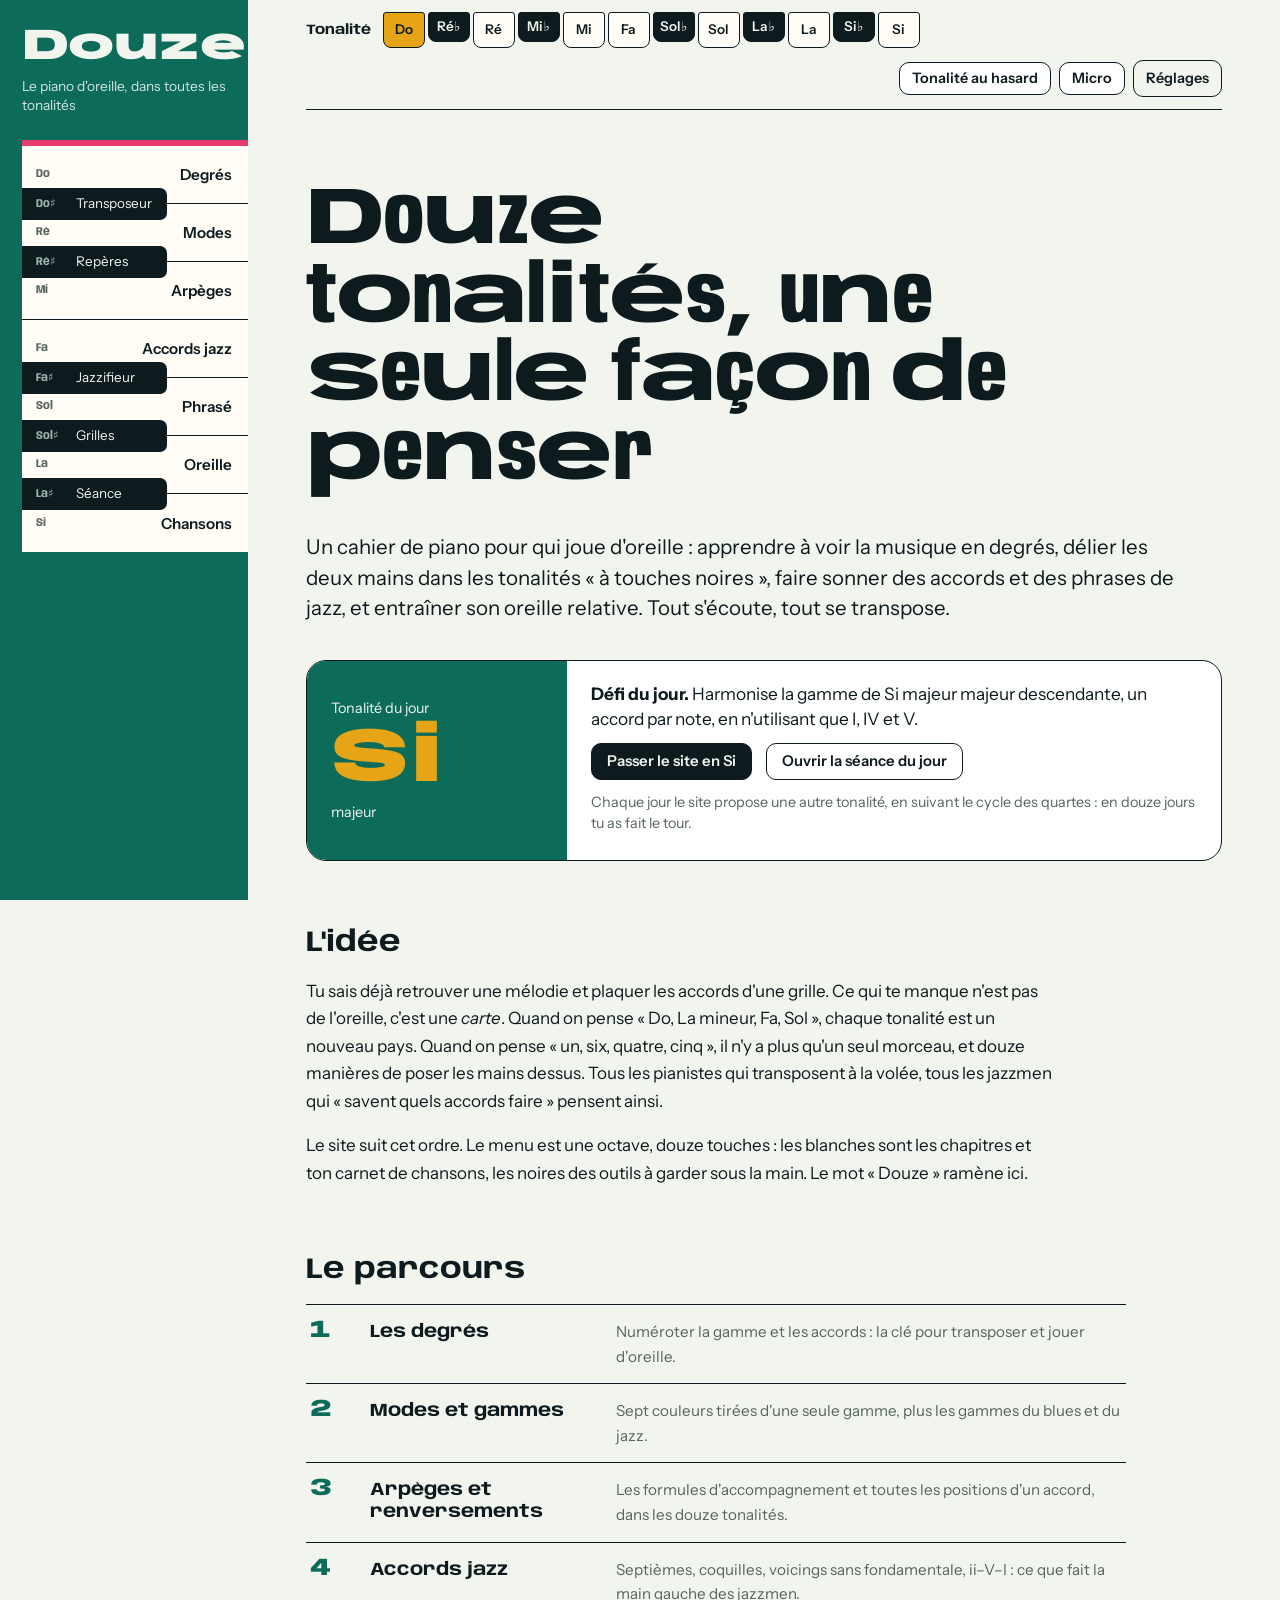
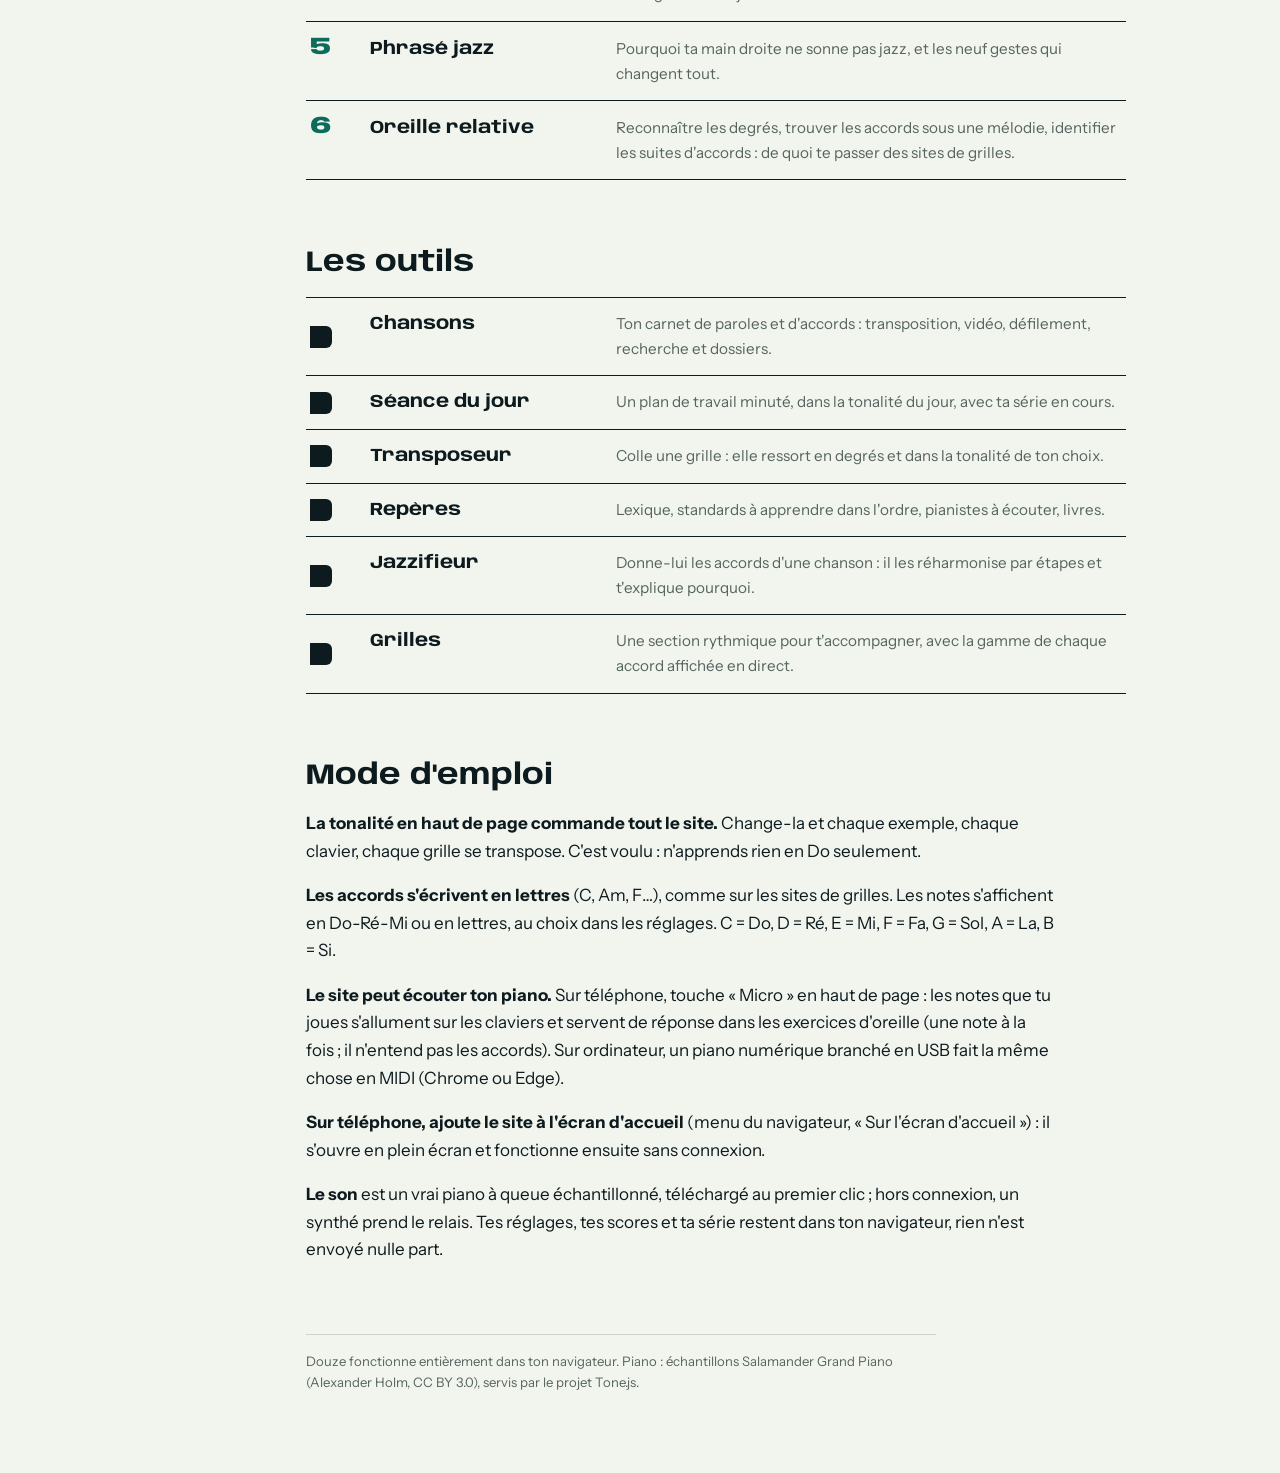
<file: index.html>
<!DOCTYPE html>
<html lang="fr">
<head>
<meta charset="utf-8">
<meta name="viewport" content="width=device-width, initial-scale=1, viewport-fit=cover">
<title>Douze</title>
<meta name="description" content="Un cahier de piano interactif pour jouer d'oreille : degrés, transposition, arpèges dans les douze tonalités, accords et phrasé jazz, oreille relative.">
<link rel="icon" href="data:image/svg+xml,%3Csvg xmlns='http://www.w3.org/2000/svg' viewBox='0 0 32 32'%3E%3Crect width='32' height='32' rx='7' fill='%230d6b5a'/%3E%3Crect x='6' y='6' width='9' height='20' rx='2' fill='%23f2f4ee'/%3E%3Crect x='17' y='6' width='9' height='20' rx='2' fill='%23f2f4ee'/%3E%3Crect x='12' y='6' width='8' height='12' rx='1.5' fill='%230d1b1e'/%3E%3C/svg%3E">
<link rel="manifest" href="manifest.webmanifest">
<link rel="apple-touch-icon" href="icons/icon-180.png">
<meta name="theme-color" content="#0d6b5a">
<meta name="apple-mobile-web-app-capable" content="yes">
<meta name="mobile-web-app-capable" content="yes">
<meta name="apple-mobile-web-app-title" content="Douze">
<link rel="preconnect" href="https://fonts.googleapis.com">
<link rel="preconnect" href="https://fonts.gstatic.com" crossorigin>
<link href="https://fonts.googleapis.com/css2?family=Anybody:wdth,wght@50..150,400..900&family=Instrument+Sans:ital,wght@0,400..700;1,400..700&display=swap" rel="stylesheet">
<link rel="stylesheet" href="css/style.css">
</head>
<body>
<a class="skip" href="#main">Aller au contenu</a>
<nav id="nav" aria-label="Chapitres"></nav>
<main id="main"></main>
<noscript><p style="padding:2rem">Douze a besoin de JavaScript pour faire sonner le piano.</p></noscript>
<script src="js/config.js"></script>
<script src="js/theory.js"></script>
<script src="js/ui.js"></script>
<script src="js/audio.js"></script>
<script src="js/band.js"></script>
<script src="js/mic.js"></script>
<script src="js/v-base.js"></script>
<script src="js/v-renv.js"></script>
<script src="js/v-mains.js"></script>
<script src="js/v-jazz.js"></script>
<script src="js/v-oreille.js"></script>
<script src="js/v-harmo.js"></script>
<script src="js/v-routine.js"></script>
<script src="js/songs.js"></script>
<script src="js/v-songs.js"></script>
<script src="js/app.js"></script>
</body>
</html>
</file>
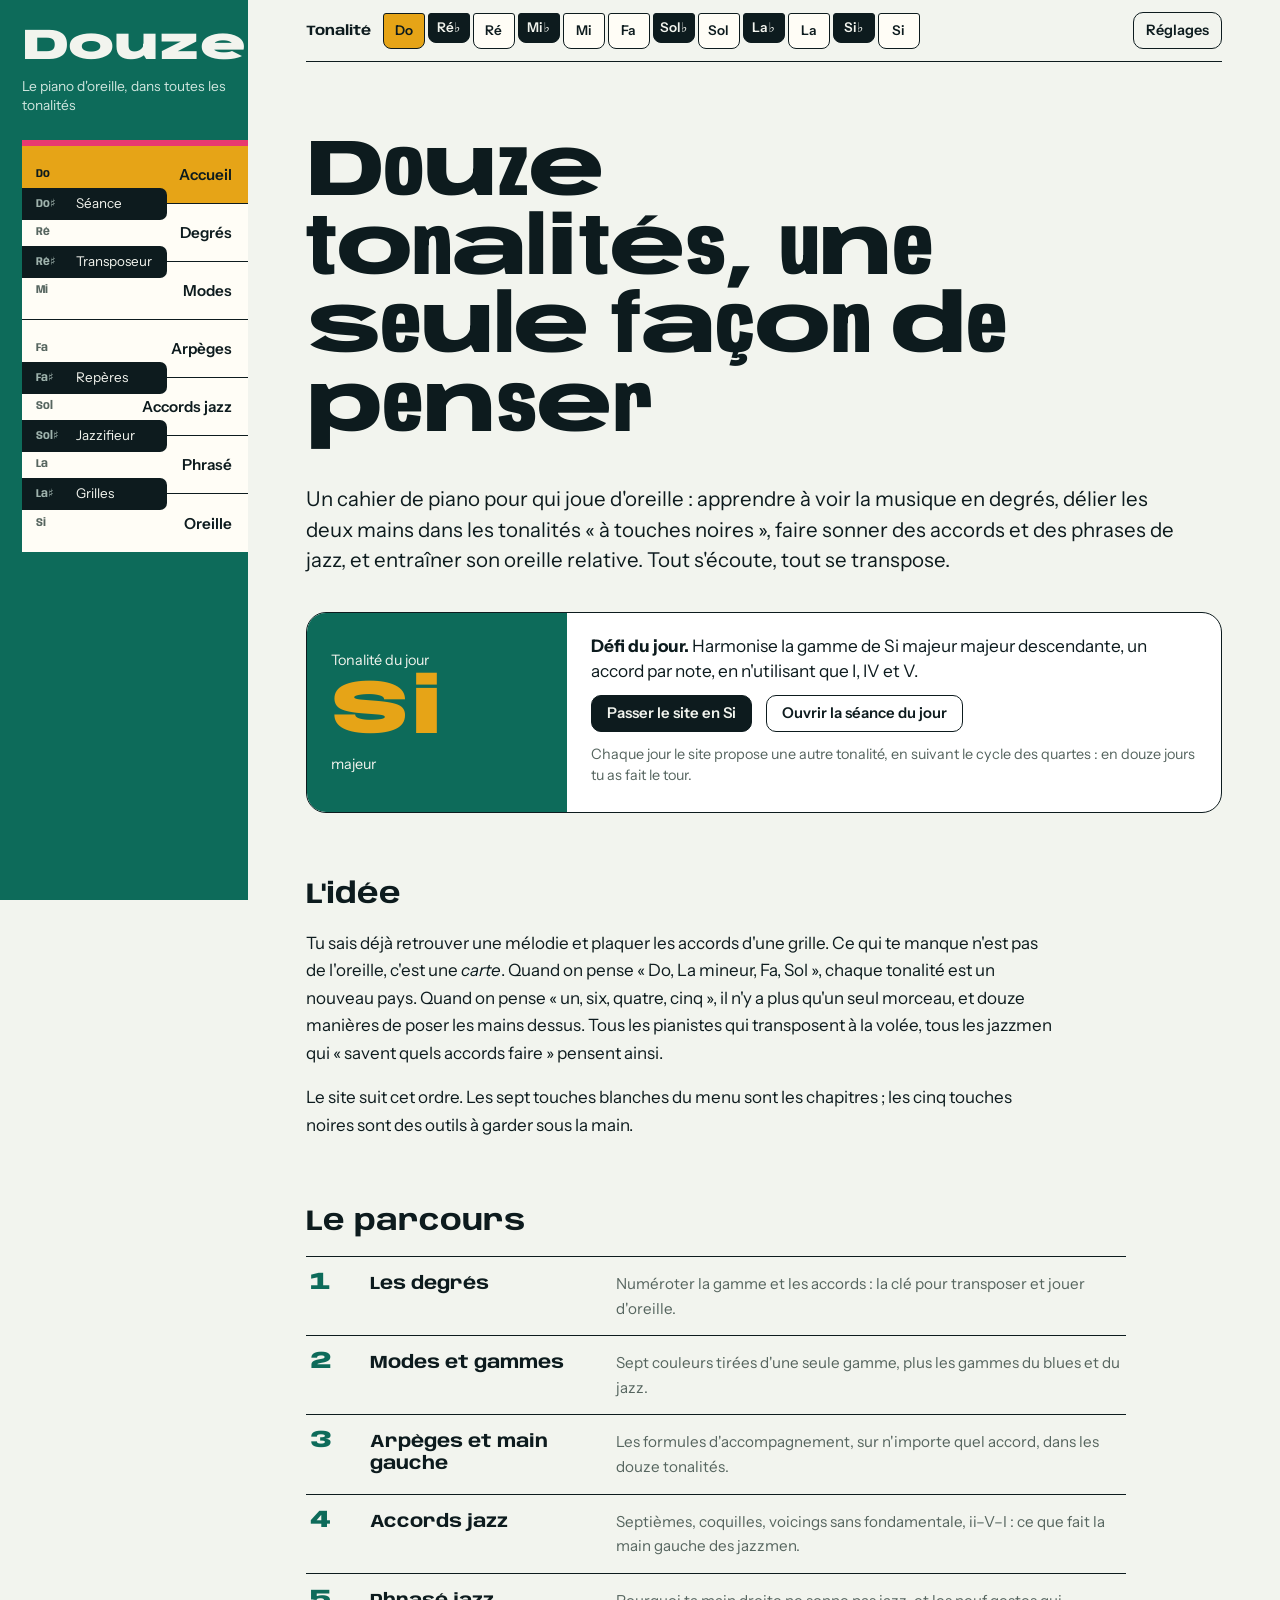
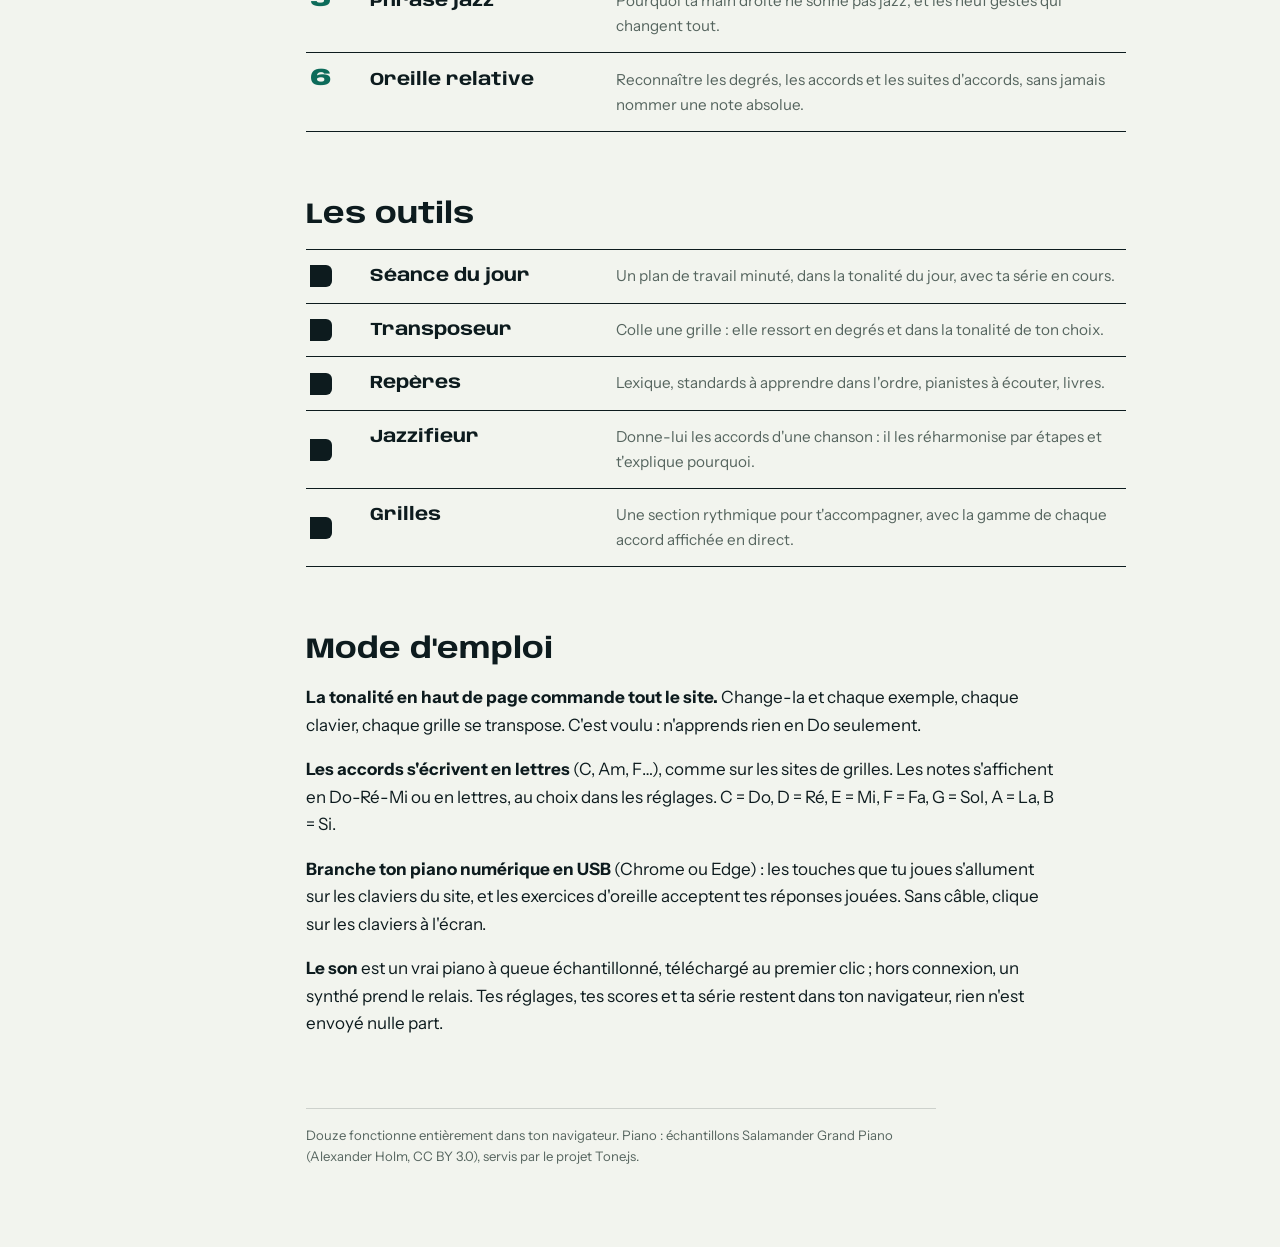
<file: douze/index.html>
<!DOCTYPE html>
<html lang="fr">
<head>
<meta charset="utf-8">
<meta name="viewport" content="width=device-width, initial-scale=1">
<title>Douze</title>
<meta name="description" content="Un cahier de piano interactif pour jouer d'oreille : degrés, transposition, arpèges dans les douze tonalités, accords et phrasé jazz, oreille relative.">
<link rel="icon" href="data:image/svg+xml,%3Csvg xmlns='http://www.w3.org/2000/svg' viewBox='0 0 32 32'%3E%3Crect width='32' height='32' rx='7' fill='%230d6b5a'/%3E%3Crect x='6' y='6' width='9' height='20' rx='2' fill='%23f2f4ee'/%3E%3Crect x='17' y='6' width='9' height='20' rx='2' fill='%23f2f4ee'/%3E%3Crect x='12' y='6' width='8' height='12' rx='1.5' fill='%230d1b1e'/%3E%3C/svg%3E">
<link rel="preconnect" href="https://fonts.googleapis.com">
<link rel="preconnect" href="https://fonts.gstatic.com" crossorigin>
<link href="https://fonts.googleapis.com/css2?family=Anybody:wdth,wght@50..150,400..900&family=Instrument+Sans:ital,wght@0,400..700;1,400..700&display=swap" rel="stylesheet">
<link rel="stylesheet" href="css/style.css">
</head>
<body>
<a class="skip" href="#main">Aller au contenu</a>
<nav id="nav" aria-label="Chapitres"></nav>
<main id="main"></main>
<noscript><p style="padding:2rem">Douze a besoin de JavaScript pour faire sonner le piano.</p></noscript>
<script src="js/theory.js"></script>
<script src="js/ui.js"></script>
<script src="js/audio.js"></script>
<script src="js/band.js"></script>
<script src="js/v-base.js"></script>
<script src="js/v-mains.js"></script>
<script src="js/v-jazz.js"></script>
<script src="js/v-oreille.js"></script>
<script src="js/v-routine.js"></script>
<script src="js/app.js"></script>
</body>
</html>
</file>
<file: css/style.css>
/* Douze — feutre vert, ivoire, laque, laiton, rose */
:root {
  --laque: #0d1b1e; --ivoire: #f2f4ee; --papier: #fff; --feutre: #0d6b5a; --feutre-f: #084c40; --feutre-c: #d6ebe4;
  --laiton: #e6a417; --laiton-c: #fbe9b8; --rose: #e83a70; --rose-c: #fde0ea; --trait: rgba(13, 27, 30, .16); --gris: #56655f;
  --disp: 'Anybody', 'Arial Black', system-ui, sans-serif; --txt: 'Instrument Sans', system-ui, -apple-system, 'Segoe UI', sans-serif;
  --wh: 58px; --bh: 32px; --nav: 248px;
}
* { box-sizing: border-box; }
html { -webkit-text-size-adjust: 100%; scroll-padding-top: 80px; }
body { margin: 0; background: var(--ivoire); color: var(--laque); font: 17px/1.62 var(--txt); display: grid; grid-template-columns: var(--nav) minmax(0, 1fr); min-height: 100vh; }
a { color: var(--feutre-f); text-decoration-thickness: 1.5px; text-underline-offset: 3px; }
a:hover { color: var(--rose); }
:focus-visible { outline: 3px solid var(--rose); outline-offset: 2px; }
.skip { position: absolute; left: -999px; top: 0; background: var(--laque); color: #fff; padding: .5rem 1rem; z-index: 99; }
.skip:focus { left: 0; }
button, select, textarea, input { font: inherit; color: inherit; }

/* ---------- menu : une octave posée à la verticale ---------- */
#nav { background: var(--feutre); color: var(--ivoire); padding: 26px 0 26px 22px; position: sticky; top: 0; height: 100vh; overflow-y: auto; }
.wordmark { font: 900 2.7rem/1 var(--disp); font-stretch: 150%; color: var(--ivoire); text-decoration: none; letter-spacing: -.02em; display: block; }
.wordmark:hover { color: var(--laiton); }
.nav-s { margin: 8px 22px 26px 0; font-size: .86rem; line-height: 1.35; color: #cfe5de; }
.piano { position: relative; border-top: 6px solid var(--rose); }
.pk { display: flex; align-items: center; gap: 10px; text-decoration: none; }
.pk-w { height: var(--wh); background: #fffdf6; color: var(--laque); border-bottom: 1.5px solid var(--laque); border-radius: 0 0 0 0; padding-left: 14px; }
.pk-w:last-child { border-bottom: 0; }
.pk-w .pk-t { font-weight: 600; }
.pk-n { font: 700 .72rem/1 var(--disp); font-stretch: 90%; width: 30px; color: var(--gris); }
.pk-b { position: absolute; left: 0; width: 64%; height: var(--bh); top: calc((var(--i) + 1) * var(--wh) - var(--bh) / 2); background: var(--laque); color: var(--ivoire); border-radius: 0 7px 7px 0; padding-left: 14px; font-size: .84rem; z-index: 2; white-space: nowrap; }
.pk-b .pk-n { color: #9fb3ad; }
.pk-w:hover { background: var(--laiton-c); color: var(--laque); }
.pk-b:hover { background: #24383c; color: #fff; }
.pk-w.on { background: var(--laiton); }
.pk-w.on .pk-n { color: var(--laque); }
.pk-b.on { background: var(--rose); color: #fff; }
.pk-b.on .pk-n { color: #fff; }
/* les touches blanches voisines d'une noire décalent leur texte pour rester lisibles */
.pk-w .pk-t { margin-left: auto; padding-right: 16px; text-align: right; font-size: .95rem; line-height: 1.15; max-width: 62%; }

/* ---------- page ---------- */
#main { padding: 0 clamp(18px, 4.5vw, 64px) 80px; max-width: 1180px; width: 100%; }
.keybar { position: sticky; top: 0; z-index: 20; background: var(--ivoire); display: flex; align-items: center; gap: 12px; padding: 12px 0; border-bottom: 1.5px solid var(--laque); flex-wrap: wrap; }
.keybar-l { font: 700 .86rem var(--disp); font-stretch: 110%; }
.keys { display: flex; gap: 3px; flex-wrap: wrap; }
.keys button { border: 1.5px solid var(--laque); background: #fffdf6; border-radius: 3px 3px 8px 8px; min-width: 42px; height: 36px; padding: 0 6px; font-size: .84rem; font-weight: 600; cursor: pointer; }
.keys button.bk { background: var(--laque); color: var(--ivoire); height: 30px; align-self: flex-start; }
.keys button:hover { background: var(--laiton-c); color: var(--laque); }
.keys button.on { background: var(--laiton); color: var(--laque); border-color: var(--laque); }
.settings { margin-left: auto; position: relative; }
.settings summary { cursor: pointer; font-weight: 600; font-size: .9rem; padding: 6px 12px; border: 1.5px solid var(--laque); border-radius: 10px; list-style: none; }
.settings summary::-webkit-details-marker { display: none; }
.settings[open] summary { background: var(--laque); color: var(--ivoire); }
.settings-b { position: absolute; right: 0; top: calc(100% + 8px); width: min(360px, 88vw); background: var(--papier); border: 1.5px solid var(--laque); border-radius: 16px; padding: 18px; display: grid; gap: 14px; z-index: 30; }

.head { padding: clamp(28px, 6vw, 72px) 0 clamp(20px, 3vw, 36px); }
h1 { font: 800 clamp(2.3rem, 6.4vw, 5rem)/.98 var(--disp); margin: 0 0 .45em; letter-spacing: -.01em; max-width: 14ch; }
h1 .w { white-space: nowrap; }
h1 .l { font-stretch: 138%; }
h1 .s { font-stretch: 72%; }
.lead { font-size: clamp(1.08rem, 1.6vw, 1.3rem); line-height: 1.5; max-width: 62ch; margin: 0; }
.prose { max-width: 68ch; }
.prose h2, .h2 { font: 700 clamp(1.35rem, 2.4vw, 1.8rem)/1.15 var(--disp); font-stretch: 112%; margin: 2.3em 0 .6em; max-width: 26ch; }
.prose p { margin: 0 0 1em; }
.prose ol, .prose ul { padding-left: 1.3em; margin: 0 0 1.2em; }
.prose li { margin-bottom: .55em; }
.prose li::marker { font-family: var(--disp); font-weight: 700; color: var(--feutre); }
.hint { color: var(--gris); font-size: .9rem; margin: .4em 0; line-height: 1.45; }
.legend { color: var(--gris); font-size: .88rem; margin: .7em 0; display: flex; flex-wrap: wrap; gap: 6px 14px; align-items: center; }
.lg { display: inline-flex; align-items: center; gap: 6px; }
.lg::before { content: ''; width: 13px; height: 13px; border-radius: 50%; background: var(--feutre); border: 1.5px solid var(--laque); }
.lg.fn-S::before, .lg.mk-c::before { background: var(--laiton); }
.lg.fn-D::before, .lg.mk-b::before { background: var(--rose); }
.lg.mk-g::before { background: transparent; }

/* ---------- commandes ---------- */
.tool { background: var(--papier); border: 1.5px solid var(--laque); border-radius: 20px; padding: clamp(16px, 2.4vw, 28px); margin: 28px 0; }
.tool-t { font: 700 1.12rem/1.2 var(--disp); font-stretch: 112%; margin: 0 0 16px; }
.tool h4 { font: 700 1rem var(--disp); margin: 1.6em 0 .3em; }
.row { display: flex; flex-wrap: wrap; gap: 10px 14px; align-items: flex-end; margin: 12px 0; }
.field { display: grid; gap: 4px; font-size: .92rem; }
.field-l { font-size: .8rem; font-weight: 600; color: var(--gris); }
.btn { border: 1.5px solid var(--laque); background: var(--papier); border-radius: 10px; padding: 8px 15px; font-weight: 600; font-size: .93rem; cursor: pointer; text-decoration: none; color: var(--laque); display: inline-block; line-height: 1.3; }
.btn:hover { background: var(--laiton-c); color: var(--laque); }
.btn.solid { background: var(--laque); color: var(--ivoire); }
.btn.solid:hover { background: var(--feutre-f); color: #fff; }
.btn.play { background: var(--feutre); color: #fff; border-color: var(--feutre-f); padding: 10px 20px; }
.btn.play:hover { background: var(--feutre-f); }
.btn.on, .btn.play.on { background: var(--rose); color: #fff; border-color: var(--laque); }
.seg { display: inline-flex; flex-wrap: wrap; gap: 1.5px; border: 1.5px solid var(--laque); border-radius: 10px; overflow: hidden; background: var(--laque); }
.seg button { border: 0; background: var(--papier); padding: 7px 12px; font-size: .88rem; font-weight: 600; cursor: pointer; flex: 1 1 auto; text-align: center; }
.field > .seg, .settings-b .seg { display: flex; }
.seg button:hover { background: var(--laiton-c); }
.seg button.on { background: var(--laque); color: var(--ivoire); }
select, textarea { border: 1.5px solid var(--laque); border-radius: 10px; background: var(--papier); padding: 7px 10px; font-size: .93rem; max-width: 100%; }
textarea { width: 100%; font-size: 1.05rem; line-height: 1.5; font-weight: 600; resize: vertical; }
.range { grid-template-columns: auto; }
.range input { accent-color: var(--feutre); width: 150px; }
.range output { font-size: .82rem; font-weight: 600; font-variant-numeric: tabular-nums; }

/* ---------- clavier ---------- */
.kb { overflow-x: auto; margin: 14px 0 6px; padding-bottom: 4px; container-type: inline-size; }
.kb-in { --n: 22; --d: clamp(11px, calc(100cqw / var(--n) - 3px), 22px); position: relative; height: 158px; border-top: 5px solid var(--rose); touch-action: manipulation; }
.kb-s .kb-in { height: 104px; }
.k { position: absolute; top: 0; cursor: pointer; user-select: none; -webkit-user-select: none; }
.kw { bottom: 0; background: #fffdf6; border: 1px solid var(--laque); border-top: 0; border-radius: 0 0 6px 6px; }
.kbk { height: 61%; background: var(--laque); border-radius: 0 0 4px 4px; z-index: 2; }
.k i { position: absolute; left: 50%; bottom: 7px; transform: translateX(-50%); min-width: var(--d); height: var(--d); padding: 0 2px; border-radius: 11px; display: none; align-items: center; justify-content: center; font: normal 700 calc(var(--d) * .45)/1 var(--txt); white-space: nowrap; pointer-events: none; }
.kb-s .kb-in { --d: clamp(10px, calc(100cqw / var(--n) - 3px), 17px); }
.kb-s .k i { bottom: 5px; }
.kb-play .kb-in { height: 176px; }
.k.mk i { display: flex; }
.mk-a i { background: var(--feutre); color: #fff; }
.mk-b i { background: var(--rose); color: #fff; }
.mk-c i { background: var(--laiton); color: var(--laque); }
.mk-g i { border: 1.5px solid var(--laque); color: var(--laque); background: #fffdf6; }
.kbk.mk-g i { border-color: var(--ivoire); color: var(--ivoire); background: var(--laque); }
.kbk.mk-a i, .kbk.mk-b i, .kbk.mk-c i { box-shadow: 0 0 0 1.5px var(--ivoire); }
.kw.live { background: var(--laiton); }
.kbk.live { background: #a87400; }
.kw.hit { background: var(--feutre-c); }
.kbk.hit { background: var(--feutre); }
.k.bad { background: var(--rose) !important; }
.now { display: flex; align-items: baseline; gap: 14px; flex-wrap: wrap; margin: 14px 0 4px; min-height: 2.4rem; }
.now strong { font: 800 1.9rem/1 var(--disp); font-stretch: 118%; }
.now span { color: var(--gris); font-size: .95rem; }

/* ---------- accueil ---------- */
.today { display: grid; grid-template-columns: minmax(180px, 260px) 1fr; border: 1.5px solid var(--laque); border-radius: 20px; overflow: hidden; background: var(--papier); margin-bottom: 20px; }
.today-k { background: var(--feutre); color: var(--ivoire); padding: 22px 24px; display: grid; align-content: center; gap: 2px; }
.today-k strong { font: 900 clamp(3rem, 7vw, 4.8rem)/1 var(--disp); font-stretch: 140%; color: var(--laiton); }
.today-l, .today-s { font-size: .9rem; }
.today-b { padding: 20px 24px; }
.today-c { margin: 0 0 6px; font-size: 1.08rem; line-height: 1.45; }
.toc { list-style: none; padding: 0; margin: 0; counter-reset: toc; max-width: 820px; }
.toc li { border-top: 1.5px solid var(--laque); counter-increment: toc; }
.toc li:last-child { border-bottom: 1.5px solid var(--laque); }
.toc a { display: grid; grid-template-columns: 44px minmax(120px, 230px) 1fr; gap: 6px 16px; padding: 14px 4px; text-decoration: none; color: var(--laque); align-items: baseline; }
ol.toc a::before { content: counter(toc); font: 800 1.5rem/1 var(--disp); font-stretch: 140%; color: var(--feutre); }
ul.toc a::before { content: ''; width: 22px; height: 22px; border-radius: 0 6px 6px 0; background: var(--laque); align-self: center; }
.toc strong { font: 700 1.12rem/1.2 var(--disp); font-stretch: 110%; }
.toc span { color: var(--gris); font-size: .95rem; }
.toc a:hover { background: var(--laiton-c); }

/* ---------- degrés ---------- */
.chips { display: flex; flex-wrap: wrap; gap: 8px; margin: 14px 0; }
.chip { border: 1.5px solid var(--laque); background: #fffdf6; border-radius: 4px 4px 12px 12px; padding: 9px 12px 11px; min-width: 76px; cursor: pointer; display: grid; gap: 2px; text-align: left; border-bottom-width: 7px; }
.chip b { font: 800 1.22rem/1 var(--disp); font-stretch: 112%; }
.chip span { font-size: .82rem; color: var(--gris); max-width: 22ch; line-height: 1.3; }
.chip:hover { background: var(--laiton-c); }
.chip.fn-T { border-bottom-color: var(--feutre); } .chip.fn-S { border-bottom-color: var(--laiton); } .chip.fn-D { border-bottom-color: var(--rose); }
.plist { max-width: 980px; }
.prow { display: grid; grid-template-columns: minmax(170px, 250px) 1fr auto; gap: 8px 20px; align-items: center; padding: 13px 0; border-top: 1.5px solid var(--trait); }
.prow-h strong { display: block; font: 700 1.02rem/1.25 var(--disp); }
.prow-h span { font-size: .86rem; color: var(--gris); line-height: 1.35; display: block; }
.prow-c { display: flex; flex-wrap: wrap; gap: 5px; }
.pc { display: grid; text-align: center; padding: 5px 9px; border-radius: 8px; min-width: 50px; background: var(--ivoire); }
.pc b { font: 700 1rem/1.2 var(--disp); }
.pc i { font-style: normal; font-size: .78rem; color: var(--gris); }
.pc.on { background: var(--laiton); } .pc.on i { color: var(--laque); }
.split { display: grid; grid-template-columns: minmax(260px, 380px) 1fr; gap: 28px; align-items: center; }
.circle { width: 100%; height: auto; display: block; }
.cw { cursor: pointer; }
.cw path { fill: #fffdf6; stroke: var(--laque); stroke-width: 1.5; }
.cw path.in { fill: var(--ivoire); }
.cw:hover path { fill: var(--laiton-c); }
.cw.near path { fill: var(--feutre-c); }
.cw.cur path { fill: var(--laiton); }
.ct { font: 700 15px var(--disp); text-anchor: middle; fill: var(--laque); }
.cm { font: 500 10.5px var(--txt); text-anchor: middle; fill: var(--gris); }
.cc { font: 900 26px var(--disp); text-anchor: middle; fill: var(--feutre); }
.cs { font: 500 12px var(--txt); text-anchor: middle; fill: var(--gris); }

/* ---------- transposeur ---------- */
.tx-out { margin: 14px 0; overflow-x: auto; }
.tx-line { display: flex; align-items: stretch; flex-wrap: wrap; gap: 4px 0; margin-bottom: 8px; }
.tx-ch { border: 0; background: var(--ivoire); border-radius: 9px; padding: 5px 10px 6px; display: grid; text-align: left; cursor: pointer; min-width: 58px; margin-right: 4px; }
.tx-ch small { font-size: .72rem; color: var(--gris); }
.tx-ch em { font: normal 700 .86rem var(--disp); color: var(--rose); }
.tx-ch b { font: 800 1.22rem/1.15 var(--disp); }
.tx-ch:hover { background: var(--laiton-c); } .tx-ch.on { background: var(--laiton); }
.tx-bar { width: 2px; background: var(--laque); margin: 0 8px 0 4px; }
.tx-lyr, .tx-w { color: var(--gris); font-size: .95rem; white-space: pre-wrap; }

/* ---------- modes ---------- */
.mode-info h3 { font: 800 1.6rem/1.1 var(--disp); font-stretch: 115%; margin: 14px 0 10px; }
.formula { display: flex; flex-wrap: wrap; gap: 5px; margin-bottom: 12px; }
.formula > span { display: grid; text-align: center; min-width: 44px; padding: 5px 7px; border-radius: 4px 4px 9px 9px; border: 1.5px solid var(--laque); background: #fffdf6; }
.formula b { font: 800 1.05rem/1.1 var(--disp); } .formula i { font-style: normal; font-size: .74rem; color: var(--gris); }
.formula .alt { background: var(--feutre-c); } .formula .ch { background: var(--rose); color: #fff; } .formula .ch i { color: #fff; }
.formula.mini > span { min-width: 30px; padding: 2px 5px; font: 700 .82rem var(--disp); border-width: 1px; }
.ladder { display: grid; max-width: 620px; }
.ladder button { display: flex; align-items: center; justify-content: space-between; gap: 14px; flex-wrap: wrap; padding: 9px 12px; background: none; border: 0; border-top: 1.5px solid var(--trait); cursor: pointer; text-align: left; }
.ladder button:hover { background: var(--laiton-c); } .ladder button.on { background: var(--laiton); }
.ladder strong { font: 700 1rem var(--disp); min-width: 110px; } .ladder .formula { margin: 0; }

/* ---------- arpèges ---------- */
.fams { display: grid; gap: 7px; }
.fam { display: flex; flex-wrap: wrap; gap: 6px; align-items: center; }
.shape { display: inline-flex; gap: 2px; margin-right: 8px; }
.shape i { width: 13px; height: 26px; border: 1.5px solid var(--laque); background: #fffdf6; border-radius: 0 0 3px 3px; }
.shape i.n { background: var(--laque); height: 18px; }
.fam button { border: 1.5px solid var(--laque); background: var(--papier); border-radius: 8px; padding: 4px 10px; font-weight: 600; font-size: .88rem; cursor: pointer; min-width: 50px; }
.fam button:hover { background: var(--laiton-c); } .fam button.on { background: var(--laiton); }
.pat-info p { margin: .3em 0; max-width: 70ch; }

/* ---------- jazz ---------- */
.tri { display: grid; grid-template-columns: repeat(3, minmax(0, 1fr)); gap: 14px; margin: 14px 0; }
.tri-c { border-radius: 14px; padding: 10px 10px 4px; background: var(--ivoire); }
.tri-c.on { background: var(--laiton-c); }
.tri-c strong { font: 800 1.35rem var(--disp); font-stretch: 112%; margin-right: 8px; } .tri-c span { color: var(--gris); font-size: .86rem; }
.bars { display: grid; grid-template-columns: repeat(4, minmax(0, 1fr)); gap: 6px; margin: 14px 0; }
.bar { border: 1.5px solid var(--laque); border-radius: 10px; padding: 6px; background: #fffdf6; min-height: 62px; display: grid; align-content: space-between; }
.bar small { font-size: .7rem; color: var(--gris); padding-left: 4px; }
.bar-c { display: flex; gap: 4px; }
.bch { flex: 1; border: 0; background: none; border-radius: 7px; padding: 4px 5px; text-align: left; display: grid; min-width: 0; }
button.bch { cursor: pointer; } button.bch:hover { background: var(--laiton-c); }
.bch b { font: 800 clamp(.85rem, 1.5vw, 1.12rem)/1.15 var(--disp); overflow-wrap: anywhere; }
.bch i { font-style: normal; font-size: .72rem; color: var(--rose); font-weight: 700; }
.bch.ins { outline: 1.5px dashed var(--feutre); outline-offset: -2px; background: var(--feutre-c); }
.bch.on { background: var(--laiton); } .bch.on i { color: var(--laque); }
.why { max-width: 70ch; padding-left: 1.3em; } .why li { margin-bottom: .5em; }
.demo { border-top: 1.5px solid var(--laque); padding: 18px 0 14px; max-width: 860px; }
.demo h3 { font: 700 1.22rem/1.2 var(--disp); font-stretch: 110%; margin: 0 0 .4em; }
.demo p { margin: 0 0 .6em; max-width: 68ch; }
.degline { font: 600 .92rem/1.7 var(--disp); color: var(--feutre-f); letter-spacing: .04em; word-spacing: .2em; }
.dock { position: sticky; bottom: 0; background: var(--ivoire); border-top: 1.5px solid var(--laque); margin-top: 30px; padding: 4px 0 2px; z-index: 10; }
.dock .kb-in { height: 108px; } .dock .now { margin: 4px 0 0; min-height: 0; } .dock .now strong { font-size: 1.25rem; } .dock .kb { margin: 6px 0 0; }

/* ---------- oreille ---------- */
.tab-intro { max-width: 68ch; margin: 14px 0 6px; }
.answers { display: flex; flex-wrap: wrap; gap: 8px; margin: 12px 0; }
.ans { border: 1.5px solid var(--laque); background: #fffdf6; border-radius: 4px 4px 12px 12px; padding: 10px 14px 12px; min-width: 70px; cursor: pointer; display: grid; gap: 1px; text-align: center; }
.ans b { font: 800 1.15rem/1.1 var(--disp); } .ans span { font-size: .74rem; color: var(--gris); }
.ans:hover { background: var(--laiton-c); }
.ans.ok { background: var(--feutre); color: #fff; } .ans.ok span { color: #fff; }
.ans.ko { background: var(--rose-c); border-style: dashed; color: var(--gris); }
.fb { font-weight: 600; margin: 12px 0 4px; min-height: 1.6em; }
.fb.ok { color: var(--feutre-f); } .fb.ko { color: #b81c50; }
.score { font-size: .88rem; color: var(--gris); align-self: center; }
.stats { display: grid; gap: 4px; max-width: 520px; }
.st { display: grid; grid-template-columns: 120px 1fr 110px; gap: 10px; align-items: center; font-size: .84rem; }
.st i { height: 9px; background: var(--ivoire); border-radius: 5px; overflow: hidden; border: 1px solid var(--trait); } .st u { display: block; height: 100%; background: var(--feutre); }
.st em { font-style: normal; color: var(--gris); font-variant-numeric: tabular-nums; }
.slots { display: grid; grid-template-columns: repeat(4, minmax(0, 110px)); gap: 8px; margin: 12px 0; }
.slot { height: 70px; border: 1.5px dashed var(--laque); border-radius: 12px; background: var(--ivoire); font: 800 1.3rem var(--disp); cursor: pointer; display: grid; place-content: center; }
.slot small { font: 600 .74rem var(--txt); }
.slot.ok { background: var(--feutre); color: #fff; border-style: solid; } .slot.ko { background: var(--rose-c); }
.dots { display: flex; gap: 6px; margin: 8px 0; min-height: 14px; } .dots i { width: 14px; height: 14px; border-radius: 50%; border: 1.5px solid var(--laque); } .dots i.on { background: var(--feutre); }

/* ---------- séance ---------- */
.blocks { display: grid; gap: 10px; max-width: 900px; counter-reset: bl; }
.block { counter-increment: bl; background: var(--papier); border: 1.5px solid var(--laque); border-radius: 16px; padding: 14px 18px; display: grid; grid-template-columns: 1fr auto; gap: 4px 20px; align-items: center; }
.block p { margin: 0; grid-column: 1; color: var(--gris); font-size: .95rem; max-width: 60ch; }
.chk { display: flex; align-items: center; gap: 10px; font: 700 1.1rem var(--disp); font-stretch: 108%; cursor: pointer; }
.chk span::before { content: counter(bl) '. '; color: var(--feutre); }
.chk input { width: 20px; height: 20px; accent-color: var(--feutre); }
.block-a { grid-column: 2; grid-row: 1 / 3; display: flex; align-items: center; gap: 8px; flex-wrap: wrap; justify-content: flex-end; }
.clock { font: 800 1.5rem var(--disp); font-variant-numeric: tabular-nums; min-width: 68px; text-align: right; }
.block.run { background: var(--laiton-c); } .block.done { background: var(--feutre-c); }
.gloss { display: grid; grid-template-columns: minmax(130px, 210px) 1fr; gap: 0 18px; margin: 0; }
.gloss dt { font: 700 .98rem/1.35 var(--disp); padding: 9px 0; border-top: 1.5px solid var(--trait); }
.gloss dd { margin: 0; padding: 9px 0; border-top: 1.5px solid var(--trait); }
.foot { margin-top: 70px; padding-top: 16px; border-top: 1.5px solid var(--trait); color: var(--gris); font-size: .82rem; max-width: 70ch; }

/* ---------- chrono de séance, micro ---------- */
.pill { position: fixed; left: 50%; transform: translateX(-50%); bottom: calc(14px + env(safe-area-inset-bottom)); z-index: 60; display: flex; align-items: center; gap: 10px; background: var(--laque); color: var(--ivoire); border-radius: 16px; padding: 7px 8px 7px 16px; max-width: calc(100vw - 20px); box-shadow: 0 0 0 2px var(--ivoire); }
.pill[hidden] { display: none; }
.pill a { color: var(--ivoire); font-size: .86rem; font-weight: 600; white-space: nowrap; overflow: hidden; text-overflow: ellipsis; min-width: 0; }
.pill b { font: 800 1.25rem var(--disp); font-variant-numeric: tabular-nums; color: var(--laiton); }
.pill .btn { padding: 6px 12px; background: var(--ivoire); border-color: var(--ivoire); white-space: nowrap; }
.pill-x { background: none; border: 0; color: var(--ivoire); font-size: 1.5rem; line-height: 1; width: 34px; height: 34px; cursor: pointer; border-radius: 10px; }
.pill-x:hover { background: #24383c; }
body:has(.dock) .pill { bottom: calc(230px + env(safe-area-inset-bottom)); }
body:has(.pill:not([hidden])) #main { padding-bottom: 130px; }
.keybar-r { margin-left: auto; display: flex; gap: 8px; align-items: center; }
.settings { margin-left: 0; }
.btn.mic { padding: 6px 12px; font-size: .9rem; }
button, .btn, summary { touch-action: manipulation; }

/* ---------- accords d'une mélodie ---------- */
.hbars { display: grid; grid-template-columns: repeat(4, minmax(0, 1fr)); gap: 6px; margin: 12px 0; }
.hbar { display: flex; flex-wrap: wrap; gap: 3px; border-left: 2.5px solid var(--laque); padding-left: 5px; }
.hbar small { flex: 0 0 100%; font-size: .68rem; color: var(--gris); line-height: 1; }
.hslot { min-width: 0; min-height: 50px; border: 1.5px dashed var(--laque); border-radius: 10px; background: var(--ivoire); font: 800 clamp(.8rem, 3.4vw, 1.15rem) var(--disp); cursor: pointer; display: grid; place-content: center; padding: 2px; text-align: center; }
.hslot small { font: 700 .66rem var(--txt); color: inherit; flex: none; }
.hslot.sel { border: 2.5px solid var(--rose); background: var(--papier); }
.hslot.ok { background: var(--feutre); color: #fff; border-style: solid; }
.hslot.alt { background: var(--laiton); border-style: solid; }
.hslot.ko { background: var(--rose-c); }
.hslot.playing { box-shadow: inset 0 -6px 0 var(--rose); }
.htable { border-collapse: collapse; margin: 0 0 1em; }
.htable th, .htable td { text-align: left; padding: 5px 18px 5px 0; border-top: 1.5px solid var(--trait); }
.htable th { font-size: .8rem; color: var(--gris); border-top: 0; }
.htable td:first-child { font: 800 1.1rem var(--disp); }
.tool .prose h4 { margin-top: 2em; }

/* ---------- menu déroulant (téléphone), barre du phrasé ---------- */
.menu-b { display: none; }
.dock-c { display: flex; flex-wrap: wrap; gap: 6px 10px; align-items: center; padding: 6px 0 2px; }
.dock-c .seg button { padding: 5px 10px; font-size: .82rem; }
.dock-c .range { grid-template-columns: auto 110px auto; align-items: center; gap: 6px; }
.dock-c .range .field-l { display: none; }
.dock-c .btn { padding: 5px 12px; font-size: .86rem; }
.dock-s { display: flex; align-items: baseline; justify-content: space-between; gap: 12px; flex-wrap: wrap; }
.dock-k { font-size: .86rem; font-weight: 600; color: var(--feutre-f); }
.renv-q strong { font-size: 2.4rem; }
[hidden] { display: none !important; }

/* ---------- carnet de chansons ---------- */
:root { --stick: 62px; }
input[type=text], input[type=search] { border: 1.5px solid var(--laque); border-radius: 10px; background: var(--papier); padding: 9px 12px; font-size: 1rem; width: 100%; min-height: 44px; }
code { font-family: ui-monospace, 'SF Mono', Menlo, Consolas, monospace; font-size: .88em; background: var(--feutre-c); padding: 1px 5px; border-radius: 5px; }
.head-s h1 { font-size: clamp(1.8rem, 4.6vw, 3.2rem); max-width: 22ch; }
.head-s { padding-bottom: 8px; }
.sfind { display: grid; grid-template-columns: 1fr auto; gap: 8px; margin: 16px 0 10px; }
.fchips { display: flex; flex-wrap: wrap; gap: 6px; }
.fchips button { border: 1.5px solid var(--laque); background: #fffdf6; border-radius: 4px 4px 11px 11px; padding: 6px 12px 7px; font-weight: 600; font-size: .9rem; cursor: pointer; display: inline-flex; gap: 7px; align-items: baseline; }
.fchips small { font-size: .74rem; color: var(--gris); }
.fchips button:hover { background: var(--laiton-c); } .fchips button.on { background: var(--laque); color: var(--ivoire); } .fchips button.on small { color: #c9d6d2; }
.songs { max-width: 860px; }
.sugg { align-items: center; margin: 0 0 10px; } .sugg:empty { display: none; } .sugg .hint { margin: 0 4px 0 0; }
.sugg a { border: 1.5px solid var(--feutre-f); background: var(--feutre-c); border-radius: 4px 4px 11px 11px; padding: 6px 12px 7px; font-weight: 700; font-size: .92rem; text-decoration: none; color: var(--laque); display: inline-flex; gap: 7px; align-items: baseline; } .sugg a:hover { background: var(--laiton-c); }
.sfold a { color: inherit; text-decoration: none; } .sfold a:hover { color: var(--rose); text-decoration: underline; }
.sfold { font: 700 1.05rem var(--disp); font-stretch: 110%; margin: 1.6em 0 .2em; color: var(--feutre-f); }
.srow { display: grid; grid-template-columns: 1fr auto 44px; gap: 10px; align-items: center; padding: 9px 4px; border-top: 1.5px solid var(--trait); text-decoration: none; color: var(--laque); }
.srow:hover { background: var(--laiton-c); color: var(--laque); }
.srow-t { display: grid; min-width: 0; } .srow-t strong { font-size: 1.05rem; line-height: 1.25; } .srow-t span { font-size: .86rem; color: var(--gris); }
.srow-m { font-size: .8rem; color: var(--gris); text-align: right; display: grid; } .srow-m i { font-style: normal; color: var(--rose); font-weight: 700; }
.star { background: none; border: 0; font-size: 1.5rem; line-height: 1; width: 44px; height: 44px; cursor: pointer; color: var(--gris); border-radius: 10px; } .star.on { color: var(--laiton); } .star:hover { background: var(--papier); }
.empty { padding: 26px 0; color: var(--gris); }
.cloud { margin: 26px 0 0; padding-top: 14px; border-top: 1.5px solid var(--trait); max-width: 860px; } .cloud p { margin: 0 0 8px; } .cloud summary { cursor: pointer; font-weight: 600; font-size: .9rem; color: var(--gris); } .cloud details[open] summary { margin-bottom: 10px; }
input[type=password] { border: 1.5px solid var(--laque); border-radius: 10px; background: var(--papier); padding: 9px 12px; font-size: 1rem; width: 100%; min-height: 44px; }
button:disabled { opacity: .55; cursor: default; }
.sback { font-size: .9rem; color: var(--gris); margin: 0 0 12px; }
.yt { margin: 0 0 12px; } .yt-f { aspect-ratio: 16 / 9; max-width: 560px; } .yt iframe { width: 100%; height: 100%; border: 0; border-radius: 12px; background: var(--laque); display: block; }
.ythelp { margin: 6px 0 0; max-width: 640px; } .ythelp summary { cursor: pointer; font-size: .86rem; color: var(--gris); } .ythelp[open] { background: var(--papier); border: 1.5px solid var(--laque); border-radius: 14px; padding: 10px 14px; } .ythelp[open] summary { color: var(--laque); font-weight: 600; margin-bottom: 6px; } .ythelp .prose p { font-size: .92rem; }
.yt.pin .ythelp { display: none; }
.yt .row { margin: 8px 0 0; } .yt .btn { padding: 5px 12px; font-size: .86rem; min-height: 0; }
.yt.pin { position: sticky; top: var(--stick); z-index: 17; background: var(--ivoire); padding: 6px 0; } .yt.pin .yt-f { max-width: 300px; }
.sbar { position: sticky; top: var(--stick); z-index: 18; background: var(--ivoire); display: flex; align-items: center; gap: 8px; padding: 8px 0; border-bottom: 1.5px solid var(--laque); }
.yt.pin + .sbar { position: static; }
.skey { flex: 1; min-width: 0; background: none; border: 0; cursor: pointer; display: grid; text-align: center; padding: 2px; border-radius: 10px; }
.skey:hover { background: var(--laiton-c); } .skey b { font: 800 1.08rem/1.2 var(--disp); font-stretch: 110%; } .skey small { font-size: .74rem; color: var(--gris); }
.btn.sq { width: 46px; padding: 6px 0; font-size: 1.35rem; line-height: 1; text-align: center; justify-content: center; }
.sbar .btn.play { flex: 0 0 auto; padding: 8px 14px; min-height: 44px; font-size: .93rem; }
.sopts { background: var(--papier); border: 1.5px solid var(--laque); border-radius: 16px; padding: 12px 14px; margin: 10px 0; }
.panes { --fs: 1; font-size: calc(1.08rem * var(--fs)); line-height: 1.32; margin-top: 16px; }
.panes.duo { display: grid; grid-template-rows: minmax(0, 1fr) minmax(0, 1fr); height: calc(100dvh - var(--stick) - 78px); min-height: 260px; margin-top: 0; overflow: hidden; scroll-margin-top: calc(var(--stick) + 74px); }
.panes.duo .pane { min-height: 0; overflow-y: auto; padding: 8px 4px 60px; overscroll-behavior: contain; }
.panes.duo .pane + .pane { border-top: 4px solid var(--rose); }
@media (min-width: 900px) { .panes.duo { grid-template-rows: minmax(0, 1fr); grid-template-columns: minmax(0, 1fr) minmax(0, 1fr); gap: 0 24px; } .panes.duo .pane + .pane { border-top: 0; border-left: 4px solid var(--rose); padding-left: 20px; } }
.sl { white-space: pre-wrap; min-height: 1.32em; padding-left: 1.1em; text-indent: -1.1em; overflow-wrap: normal; word-break: normal; hyphens: none; }
.sl > * { text-indent: 0; }
.sl.has { display: flex; flex-wrap: wrap; align-items: flex-end; padding-top: .35em; text-indent: 0; }
.sl.has > .sw:first-child { margin-left: -1.1em; }
.sw { display: inline-flex; align-items: flex-end; white-space: nowrap; flex: 0 0 auto; }
.panes.nowrap .sl { flex-wrap: nowrap; white-space: pre; }
.sg { display: inline-flex; flex-direction: column; align-items: flex-start; } .sx { white-space: pre; }
.sc { font: 800 .9em/1.3 var(--disp); color: var(--feutre-f); background: none; border: 0; padding: 0 .55em 0 0; cursor: pointer; text-align: left; white-space: nowrap; }
.sc:hover { color: var(--rose); } .sc.hid { color: var(--rose); } .sc.raw { color: var(--gris); cursor: default; }
.sc.sug { color: #b5540a; text-decoration: underline dotted; text-underline-offset: 3px; } .sc.sug.free { background: var(--laiton-c); }
.sl.rep, .ssec.rep { border-left: 3px solid var(--feutre-c); padding-left: 10px; } .sl.rep { padding-left: calc(10px + 1.1em); } .ssec small { font: 500 .78em var(--txt); color: var(--gris); }
.snote { margin: 10px 0 0; }
.btn.reco { padding: 6px 10px; font-size: .8rem; background: var(--laiton-c); }
.sc small { font-size: .72em; color: var(--rose); margin-left: 3px; }
.sc.free { display: inline-block; padding: 1px 9px; margin: 2px 4px 2px 0; background: var(--feutre-c); border-radius: 7px; }
.ssec { font: 700 .95em var(--disp); font-stretch: 112%; color: var(--rose); margin: 1.3em 0 .25em; }
.pane > .ssec:first-child { margin-top: 0; }
.sblank { height: .8em; }
.stab { font: .8em/1.25 ui-monospace, 'SF Mono', Menlo, Consolas, monospace; margin: 0; overflow-x: auto; white-space: pre; }
pre.stab { background: var(--ivoire); border-radius: 8px; padding: 0 8px; } .prose pre.stab { padding: 10px 12px; }
.chcard { position: fixed; right: 16px; bottom: 16px; width: 360px; max-width: calc(100vw - 16px); background: var(--papier); border: 1.5px solid var(--laque); border-radius: 16px; padding: 10px 12px; z-index: 55; }
.chcard-h { display: flex; align-items: baseline; gap: 10px; } .chcard-h strong { font: 800 1.5rem var(--disp); } .chcard-h span { flex: 1; font-size: .84rem; color: var(--gris); }
.chcard .pill-x { color: var(--laque); } .chcard .pill-x:hover { background: var(--ivoire); } .chcard .kb { margin: 6px 0; } .chcard .row { margin: 6px 0 0; } .chcard .btn { padding: 5px 12px; min-height: 36px; font-size: .86rem; }
body:has(.pill:not([hidden])) .chcard { bottom: 78px; }
.sform { display: grid; grid-template-columns: 1fr 1fr; gap: 10px 14px; margin-bottom: 14px; }
.sform .wide { grid-column: 1 / -1; } .sform .wide input { margin-top: 6px; max-width: 420px; }
.recents a { border: 1.5px solid var(--laque); background: #fffdf6; border-radius: 4px 4px 11px 11px; padding: 8px 14px 9px; font-weight: 700; text-decoration: none; color: var(--laque); display: grid; } .recents a:hover { background: var(--laiton-c); } .recents small { font-weight: 500; }
.sedit { font: 500 .92rem/1.5 ui-monospace, 'SF Mono', Menlo, Consolas, monospace; white-space: pre; overflow-x: auto; }

/* ---------- téléphone : l'octave passe à l'horizontale, tout tient dans la largeur ---------- */
@media (max-width: 900px) {
  body { display: block; }
  #nav { position: sticky; top: 0; z-index: 50; height: 56px; padding: 0 6px 0 0; overflow: visible; display: flex; align-items: center; justify-content: space-between; }
  .wordmark { font-size: 1.45rem; padding: 0 14px; display: flex; align-items: center; height: 100%; font-stretch: 130%; }
  .nav-s { display: none; }
  .menu-b { display: flex; align-items: center; gap: 10px; background: #fffdf6; color: var(--laque); border: 1.5px solid var(--laque); border-radius: 4px 4px 12px 12px; padding: 0 14px; height: 42px; font-weight: 700; font-size: .98rem; cursor: pointer; border-top: 5px solid var(--rose); }
  .menu-b::after { content: ''; width: 9px; height: 9px; border-right: 2.5px solid var(--laque); border-bottom: 2.5px solid var(--laque); transform: rotate(45deg) translate(-2px, -2px); }
  #nav.open .menu-b { background: var(--laiton); }
  #nav.open .menu-b::after { transform: rotate(-135deg) translate(-2px, -2px); }
  .piano { display: none; position: absolute; top: 100%; left: 0; right: 0; max-height: calc(100vh - 56px); overflow-y: auto; }
  #nav.open::after { content: ''; position: fixed; inset: 56px 0 0 0; background: rgba(13, 27, 30, .5); z-index: -1; }
  #nav.open .piano { display: block; }
  .piano { --wh: 52px; --bh: 30px; }
  .pk-w .pk-t { font-size: 1.02rem; }
  .keybar { position: static; }
  .settings-b { right: 0; }
  .today, .split { grid-template-columns: 1fr; }
  .toc a { grid-template-columns: 34px 1fr; } .toc span { grid-column: 2; }
  .prow { grid-template-columns: 1fr; } .prow .btn { justify-self: start; }
  .tri { grid-template-columns: 1fr; }
  .block { grid-template-columns: 1fr; } .block-a { grid-column: 1; grid-row: auto; justify-content: flex-start; }
  .gloss { grid-template-columns: 1fr; } .gloss dd { border-top: 0; padding-top: 0; }
  .st { grid-template-columns: 90px 1fr 90px; }
}
@media (max-width: 700px) {
  body { font-size: 16px; }
  .sform { grid-template-columns: 1fr; } .sfind { grid-template-columns: 1fr; }
  .chcard { left: 8px; right: 8px; bottom: 8px; width: auto; }
  .srow { grid-template-columns: 1fr auto 40px; gap: 6px; }
  .sbar { gap: 5px; flex-wrap: wrap; } .skey { min-width: 74px; } .skey b { font-size: .9rem; } .skey small { font-size: .64rem; } .btn.sq { width: 36px; } .sbar .btn { padding: 8px 8px; font-size: .82rem; } .sbar .btn.reco { padding: 8px 6px; font-size: .74rem; } .sbar .btn.play { padding: 8px 10px; font-size: .86rem; flex: 0 0 auto; }
  .panes { font-size: calc(1rem * var(--fs)); }
  .yt.pin .yt-f { max-width: 56%; }
  #main { padding: 0 12px calc(70px + env(safe-area-inset-bottom)); }
  .keybar { padding: 8px 0; gap: 8px; }
  .keybar-l { display: none; }
  .keys { display: grid; grid-template-columns: repeat(12, minmax(0, 1fr)); gap: 2px; width: 100%; order: 2; }
  .keys button { min-width: 0; padding: 0; height: 40px; font-size: .66rem; letter-spacing: -.02em; }
  .keys button.bk { height: 32px; }
  .keybar-r { order: 1; width: 100%; justify-content: flex-end; }
  .settings-b { width: calc(100vw - 24px); }
  .head { padding: 18px 0 10px; }
  h1 { font-size: clamp(1.9rem, 9.5vw, 2.6rem); }
  .lead { font-size: 1.02rem; }
  .prose h2, .h2 { margin-top: 1.7em; }
  .tool { padding: 14px 12px; border-radius: 16px; margin: 20px -4px; }
  .row { gap: 8px 10px; margin: 10px 0; }
  .btn { padding: 10px 14px; min-height: 44px; display: inline-flex; align-items: center; justify-content: center; }
  .btn.play { flex: 1 1 100%; min-height: 50px; font-size: 1rem; }
  .seg button { padding: 10px 11px; min-height: 42px; }
  select { min-height: 44px; width: 100%; }
  .field { flex: 1 1 auto; min-width: 0; }
  .range { flex: 1 1 100%; } .range input { width: 100%; height: 30px; }
  .kb { margin: 10px -6px 4px; }
  .kb-in { height: 132px; }
  .kb-play .kb-in { height: 190px; }
  .kb-s .kb-in { height: 92px; }
  .chips { gap: 6px; } .chip { flex: 1 1 22%; min-width: 0; padding: 8px 8px 9px; } .chip span { font-size: .74rem; }
  .answers { gap: 6px; } .ans { flex: 1 1 22%; min-width: 0; padding: 10px 6px 11px; min-height: 52px; }
  .slots { grid-template-columns: repeat(4, minmax(0, 1fr)); }
  .bars { grid-template-columns: repeat(2, minmax(0, 1fr)); }
  .now strong { font-size: 1.5rem; }
  .today-k { padding: 14px 18px; } .today-k strong { font-size: 2.8rem; } .today-b { padding: 14px 16px; }
  .formula > span { min-width: 38px; padding: 4px 5px; }
  .ladder button { padding: 10px 6px; } .ladder strong { min-width: 0; flex: 1 1 100%; }
  .demo { padding: 14px 0 10px; } .demo .btn { flex: 1; }
  .dock { margin: 20px -12px 0; padding: 4px 12px calc(2px + env(safe-area-inset-bottom)); }
  .dock .kb-in { height: 84px; } .dock .kb { margin: 2px 0 0; }
  .dock-c { gap: 5px 6px; } .dock-c .seg button { padding: 5px 7px; min-height: 32px; font-size: .72rem; } .dock-c .btn { min-height: 34px; padding: 4px 10px; }
  .dock-c .range { flex: 1 1 110px; grid-template-columns: 1fr auto; font-size: .78rem; } .dock-k { font-size: .78rem; } .dock-c .range input { height: 24px; }
  .dock .now { gap: 8px; } .dock .now strong { font-size: 1.05rem; } .dock .now span { font-size: .8rem; }
  .renv-q strong { font-size: 2rem; }
  .tx-ch { min-width: 50px; padding: 5px 8px; } .tx-ch b { font-size: 1.08rem; }
  .block { padding: 12px 14px; } .block-a .btn { flex: 1 1 auto; }
  .hbars { gap: 8px 4px; } .hslot { min-height: 54px; }
  .foot { margin-top: 40px; }
  .pill { left: 10px; right: 10px; transform: none; justify-content: space-between; }
  .pill a { flex: 1; }
}
@media (max-width: 359px) { .skey { flex: 1 1 100%; order: -1; } .sbar .btn.play, .sbar .btn:last-child { flex: 1 0 auto; } }
@media (prefers-reduced-motion: no-preference) { .kw, .kbk, .pc, .bch, .tri-c, .hslot { transition: background-color .08s linear; } }

/* ---------- impression d'une chanson ---------- */
@media print {
  #nav, .keybar, .sbar, .sopts, .yt, .chcard, .pill, .foot, .sback, .skip, .snote { display: none !important; }
  body { display: block; background: #fff; font-size: 11pt; } #main { padding: 0; max-width: none; }
  .head { padding: 0 0 8pt; } h1 { font-size: 20pt; max-width: none; } h1 .l, h1 .s { font-stretch: 100%; }
  .panes, .panes.duo { display: block; height: auto; overflow: visible; font-size: 11pt; } .panes.duo .pane + .pane { display: none; } .panes.duo .pane { overflow: visible; padding: 0; }
  .sc { color: #000; } .sl, .ssec { break-inside: avoid; } .ssec { break-after: avoid; }
}
</file>
<file: douze/css/style.css>
/* Douze — feutre vert, ivoire, laque, laiton, rose */
:root {
  --laque: #0d1b1e; --ivoire: #f2f4ee; --papier: #fff; --feutre: #0d6b5a; --feutre-f: #084c40; --feutre-c: #d6ebe4;
  --laiton: #e6a417; --laiton-c: #fbe9b8; --rose: #e83a70; --rose-c: #fde0ea; --trait: rgba(13, 27, 30, .16); --gris: #56655f;
  --disp: 'Anybody', 'Arial Black', system-ui, sans-serif; --txt: 'Instrument Sans', system-ui, -apple-system, 'Segoe UI', sans-serif;
  --wh: 58px; --bh: 32px; --nav: 248px;
}
* { box-sizing: border-box; }
html { -webkit-text-size-adjust: 100%; scroll-padding-top: 80px; }
body { margin: 0; background: var(--ivoire); color: var(--laque); font: 17px/1.62 var(--txt); display: grid; grid-template-columns: var(--nav) minmax(0, 1fr); min-height: 100vh; }
a { color: var(--feutre-f); text-decoration-thickness: 1.5px; text-underline-offset: 3px; }
a:hover { color: var(--rose); }
:focus-visible { outline: 3px solid var(--rose); outline-offset: 2px; }
.skip { position: absolute; left: -999px; top: 0; background: var(--laque); color: #fff; padding: .5rem 1rem; z-index: 99; }
.skip:focus { left: 0; }
button, select, textarea, input { font: inherit; color: inherit; }

/* ---------- menu : une octave posée à la verticale ---------- */
#nav { background: var(--feutre); color: var(--ivoire); padding: 26px 0 26px 22px; position: sticky; top: 0; height: 100vh; overflow-y: auto; }
.wordmark { font: 900 2.7rem/1 var(--disp); font-stretch: 150%; color: var(--ivoire); text-decoration: none; letter-spacing: -.02em; display: block; }
.wordmark:hover { color: var(--laiton); }
.nav-s { margin: 8px 22px 26px 0; font-size: .86rem; line-height: 1.35; color: #cfe5de; }
.piano { position: relative; border-top: 6px solid var(--rose); }
.pk { display: flex; align-items: center; gap: 10px; text-decoration: none; }
.pk-w { height: var(--wh); background: #fffdf6; color: var(--laque); border-bottom: 1.5px solid var(--laque); border-radius: 0 0 0 0; padding-left: 14px; }
.pk-w:last-child { border-bottom: 0; }
.pk-w .pk-t { font-weight: 600; }
.pk-n { font: 700 .72rem/1 var(--disp); font-stretch: 90%; width: 30px; color: var(--gris); }
.pk-b { position: absolute; left: 0; width: 64%; height: var(--bh); top: calc((var(--i) + 1) * var(--wh) - var(--bh) / 2); background: var(--laque); color: var(--ivoire); border-radius: 0 7px 7px 0; padding-left: 14px; font-size: .84rem; z-index: 2; white-space: nowrap; }
.pk-b .pk-n { color: #9fb3ad; }
.pk-w:hover { background: var(--laiton-c); color: var(--laque); }
.pk-b:hover { background: #24383c; color: #fff; }
.pk-w.on { background: var(--laiton); }
.pk-w.on .pk-n { color: var(--laque); }
.pk-b.on { background: var(--rose); color: #fff; }
.pk-b.on .pk-n { color: #fff; }
/* les touches blanches voisines d'une noire décalent leur texte pour rester lisibles */
.pk-w .pk-t { margin-left: auto; padding-right: 16px; text-align: right; font-size: .95rem; line-height: 1.15; max-width: 62%; }

/* ---------- page ---------- */
#main { padding: 0 clamp(18px, 4.5vw, 64px) 80px; max-width: 1180px; width: 100%; }
.keybar { position: sticky; top: 0; z-index: 20; background: var(--ivoire); display: flex; align-items: center; gap: 12px; padding: 12px 0; border-bottom: 1.5px solid var(--laque); flex-wrap: wrap; }
.keybar-l { font: 700 .86rem var(--disp); font-stretch: 110%; }
.keys { display: flex; gap: 3px; flex-wrap: wrap; }
.keys button { border: 1.5px solid var(--laque); background: #fffdf6; border-radius: 3px 3px 8px 8px; min-width: 42px; height: 36px; padding: 0 6px; font-size: .84rem; font-weight: 600; cursor: pointer; }
.keys button.bk { background: var(--laque); color: var(--ivoire); height: 30px; align-self: flex-start; }
.keys button:hover { background: var(--laiton-c); color: var(--laque); }
.keys button.on { background: var(--laiton); color: var(--laque); border-color: var(--laque); }
.settings { margin-left: auto; position: relative; }
.settings summary { cursor: pointer; font-weight: 600; font-size: .9rem; padding: 6px 12px; border: 1.5px solid var(--laque); border-radius: 10px; list-style: none; }
.settings summary::-webkit-details-marker { display: none; }
.settings[open] summary { background: var(--laque); color: var(--ivoire); }
.settings-b { position: absolute; right: 0; top: calc(100% + 8px); width: min(360px, 88vw); background: var(--papier); border: 1.5px solid var(--laque); border-radius: 16px; padding: 18px; display: grid; gap: 14px; z-index: 30; }

.head { padding: clamp(28px, 6vw, 72px) 0 clamp(20px, 3vw, 36px); }
h1 { font: 800 clamp(2.3rem, 6.4vw, 5rem)/.98 var(--disp); margin: 0 0 .45em; letter-spacing: -.01em; max-width: 14ch; }
h1 .w { white-space: nowrap; }
h1 .l { font-stretch: 138%; }
h1 .s { font-stretch: 72%; }
.lead { font-size: clamp(1.08rem, 1.6vw, 1.3rem); line-height: 1.5; max-width: 62ch; margin: 0; }
.prose { max-width: 68ch; }
.prose h2, .h2 { font: 700 clamp(1.35rem, 2.4vw, 1.8rem)/1.15 var(--disp); font-stretch: 112%; margin: 2.3em 0 .6em; max-width: 26ch; }
.prose p { margin: 0 0 1em; }
.prose ol, .prose ul { padding-left: 1.3em; margin: 0 0 1.2em; }
.prose li { margin-bottom: .55em; }
.prose li::marker { font-family: var(--disp); font-weight: 700; color: var(--feutre); }
.hint { color: var(--gris); font-size: .9rem; margin: .4em 0; line-height: 1.45; }
.legend { color: var(--gris); font-size: .88rem; margin: .7em 0; display: flex; flex-wrap: wrap; gap: 6px 14px; align-items: center; }
.lg { display: inline-flex; align-items: center; gap: 6px; }
.lg::before { content: ''; width: 13px; height: 13px; border-radius: 50%; background: var(--feutre); border: 1.5px solid var(--laque); }
.lg.fn-S::before, .lg.mk-c::before { background: var(--laiton); }
.lg.fn-D::before, .lg.mk-b::before { background: var(--rose); }
.lg.mk-g::before { background: transparent; }

/* ---------- commandes ---------- */
.tool { background: var(--papier); border: 1.5px solid var(--laque); border-radius: 20px; padding: clamp(16px, 2.4vw, 28px); margin: 28px 0; }
.tool-t { font: 700 1.12rem/1.2 var(--disp); font-stretch: 112%; margin: 0 0 16px; }
.tool h4 { font: 700 1rem var(--disp); margin: 1.6em 0 .3em; }
.row { display: flex; flex-wrap: wrap; gap: 10px 14px; align-items: flex-end; margin: 12px 0; }
.field { display: grid; gap: 4px; font-size: .92rem; }
.field-l { font-size: .8rem; font-weight: 600; color: var(--gris); }
.btn { border: 1.5px solid var(--laque); background: var(--papier); border-radius: 10px; padding: 8px 15px; font-weight: 600; font-size: .93rem; cursor: pointer; text-decoration: none; color: var(--laque); display: inline-block; line-height: 1.3; }
.btn:hover { background: var(--laiton-c); color: var(--laque); }
.btn.solid { background: var(--laque); color: var(--ivoire); }
.btn.solid:hover { background: var(--feutre-f); color: #fff; }
.btn.play { background: var(--feutre); color: #fff; border-color: var(--feutre-f); padding: 10px 20px; }
.btn.play:hover { background: var(--feutre-f); }
.btn.on, .btn.play.on { background: var(--rose); color: #fff; border-color: var(--laque); }
.seg { display: inline-flex; flex-wrap: wrap; border: 1.5px solid var(--laque); border-radius: 10px; overflow: hidden; background: var(--papier); }
.seg button { border: 0; background: none; padding: 7px 12px; font-size: .88rem; font-weight: 600; cursor: pointer; border-right: 1.5px solid var(--trait); }
.seg button:last-child { border-right: 0; }
.seg button:hover { background: var(--laiton-c); }
.seg button.on { background: var(--laque); color: var(--ivoire); }
select, textarea { border: 1.5px solid var(--laque); border-radius: 10px; background: var(--papier); padding: 7px 10px; font-size: .93rem; max-width: 100%; }
textarea { width: 100%; font-size: 1.05rem; line-height: 1.5; font-weight: 600; resize: vertical; }
.range { grid-template-columns: auto; }
.range input { accent-color: var(--feutre); width: 150px; }
.range output { font-size: .82rem; font-weight: 600; font-variant-numeric: tabular-nums; }

/* ---------- clavier ---------- */
.kb { overflow-x: auto; margin: 14px 0 6px; padding-bottom: 4px; }
.kb-in { position: relative; height: 158px; border-top: 5px solid var(--rose); touch-action: manipulation; }
.kb-s .kb-in { height: 104px; }
.k { position: absolute; top: 0; cursor: pointer; user-select: none; -webkit-user-select: none; }
.kw { bottom: 0; background: #fffdf6; border: 1px solid var(--laque); border-top: 0; border-radius: 0 0 6px 6px; }
.kbk { height: 61%; background: var(--laque); border-radius: 0 0 4px 4px; z-index: 2; }
.k i { position: absolute; left: 50%; bottom: 7px; transform: translateX(-50%); min-width: 22px; height: 22px; padding: 0 3px; border-radius: 11px; display: none; align-items: center; justify-content: center; font: normal 700 .62rem/1 var(--txt); white-space: nowrap; pointer-events: none; }
.kb-s .k i { min-width: 17px; height: 17px; font-size: .55rem; bottom: 5px; }
.k.mk i { display: flex; }
.mk-a i { background: var(--feutre); color: #fff; }
.mk-b i { background: var(--rose); color: #fff; }
.mk-c i { background: var(--laiton); color: var(--laque); }
.mk-g i { border: 1.5px solid var(--laque); color: var(--laque); background: #fffdf6; }
.kbk.mk-g i { border-color: var(--ivoire); color: var(--ivoire); background: var(--laque); }
.kbk.mk-a i, .kbk.mk-b i, .kbk.mk-c i { box-shadow: 0 0 0 1.5px var(--ivoire); }
.kw.live { background: var(--laiton); }
.kbk.live { background: #a87400; }
.kw.hit { background: var(--feutre-c); }
.kbk.hit { background: var(--feutre); }
.k.bad { background: var(--rose) !important; }
.now { display: flex; align-items: baseline; gap: 14px; flex-wrap: wrap; margin: 14px 0 4px; min-height: 2.4rem; }
.now strong { font: 800 1.9rem/1 var(--disp); font-stretch: 118%; }
.now span { color: var(--gris); font-size: .95rem; }

/* ---------- accueil ---------- */
.today { display: grid; grid-template-columns: minmax(180px, 260px) 1fr; border: 1.5px solid var(--laque); border-radius: 20px; overflow: hidden; background: var(--papier); margin-bottom: 20px; }
.today-k { background: var(--feutre); color: var(--ivoire); padding: 22px 24px; display: grid; align-content: center; gap: 2px; }
.today-k strong { font: 900 clamp(3rem, 7vw, 4.8rem)/1 var(--disp); font-stretch: 140%; color: var(--laiton); }
.today-l, .today-s { font-size: .9rem; }
.today-b { padding: 20px 24px; }
.today-c { margin: 0 0 6px; font-size: 1.08rem; line-height: 1.45; }
.toc { list-style: none; padding: 0; margin: 0; counter-reset: toc; max-width: 820px; }
.toc li { border-top: 1.5px solid var(--laque); counter-increment: toc; }
.toc li:last-child { border-bottom: 1.5px solid var(--laque); }
.toc a { display: grid; grid-template-columns: 44px minmax(120px, 230px) 1fr; gap: 6px 16px; padding: 14px 4px; text-decoration: none; color: var(--laque); align-items: baseline; }
ol.toc a::before { content: counter(toc); font: 800 1.5rem/1 var(--disp); font-stretch: 140%; color: var(--feutre); }
ul.toc a::before { content: ''; width: 22px; height: 22px; border-radius: 0 6px 6px 0; background: var(--laque); align-self: center; }
.toc strong { font: 700 1.12rem/1.2 var(--disp); font-stretch: 110%; }
.toc span { color: var(--gris); font-size: .95rem; }
.toc a:hover { background: var(--laiton-c); }

/* ---------- degrés ---------- */
.chips { display: flex; flex-wrap: wrap; gap: 8px; margin: 14px 0; }
.chip { border: 1.5px solid var(--laque); background: #fffdf6; border-radius: 4px 4px 12px 12px; padding: 9px 12px 11px; min-width: 76px; cursor: pointer; display: grid; gap: 2px; text-align: left; border-bottom-width: 7px; }
.chip b { font: 800 1.22rem/1 var(--disp); font-stretch: 112%; }
.chip span { font-size: .82rem; color: var(--gris); max-width: 22ch; line-height: 1.3; }
.chip:hover { background: var(--laiton-c); }
.chip.fn-T { border-bottom-color: var(--feutre); } .chip.fn-S { border-bottom-color: var(--laiton); } .chip.fn-D { border-bottom-color: var(--rose); }
.plist { max-width: 980px; }
.prow { display: grid; grid-template-columns: minmax(170px, 250px) 1fr auto; gap: 8px 20px; align-items: center; padding: 13px 0; border-top: 1.5px solid var(--trait); }
.prow-h strong { display: block; font: 700 1.02rem/1.25 var(--disp); }
.prow-h span { font-size: .86rem; color: var(--gris); line-height: 1.35; display: block; }
.prow-c { display: flex; flex-wrap: wrap; gap: 5px; }
.pc { display: grid; text-align: center; padding: 5px 9px; border-radius: 8px; min-width: 50px; background: var(--ivoire); }
.pc b { font: 700 1rem/1.2 var(--disp); }
.pc i { font-style: normal; font-size: .78rem; color: var(--gris); }
.pc.on { background: var(--laiton); } .pc.on i { color: var(--laque); }
.split { display: grid; grid-template-columns: minmax(260px, 380px) 1fr; gap: 28px; align-items: center; }
.circle { width: 100%; height: auto; display: block; }
.cw { cursor: pointer; }
.cw path { fill: #fffdf6; stroke: var(--laque); stroke-width: 1.5; }
.cw path.in { fill: var(--ivoire); }
.cw:hover path { fill: var(--laiton-c); }
.cw.near path { fill: var(--feutre-c); }
.cw.cur path { fill: var(--laiton); }
.ct { font: 700 15px var(--disp); text-anchor: middle; fill: var(--laque); }
.cm { font: 500 10.5px var(--txt); text-anchor: middle; fill: var(--gris); }
.cc { font: 900 26px var(--disp); text-anchor: middle; fill: var(--feutre); }
.cs { font: 500 12px var(--txt); text-anchor: middle; fill: var(--gris); }

/* ---------- transposeur ---------- */
.tx-out { margin: 14px 0; overflow-x: auto; }
.tx-line { display: flex; align-items: stretch; flex-wrap: wrap; gap: 4px 0; margin-bottom: 8px; }
.tx-ch { border: 0; background: var(--ivoire); border-radius: 9px; padding: 5px 10px 6px; display: grid; text-align: left; cursor: pointer; min-width: 58px; margin-right: 4px; }
.tx-ch small { font-size: .72rem; color: var(--gris); }
.tx-ch em { font: normal 700 .86rem var(--disp); color: var(--rose); }
.tx-ch b { font: 800 1.22rem/1.15 var(--disp); }
.tx-ch:hover { background: var(--laiton-c); } .tx-ch.on { background: var(--laiton); }
.tx-bar { width: 2px; background: var(--laque); margin: 0 8px 0 4px; }
.tx-lyr, .tx-w { color: var(--gris); font-size: .95rem; white-space: pre-wrap; }

/* ---------- modes ---------- */
.mode-info h3 { font: 800 1.6rem/1.1 var(--disp); font-stretch: 115%; margin: 14px 0 10px; }
.formula { display: flex; flex-wrap: wrap; gap: 5px; margin-bottom: 12px; }
.formula > span { display: grid; text-align: center; min-width: 44px; padding: 5px 7px; border-radius: 4px 4px 9px 9px; border: 1.5px solid var(--laque); background: #fffdf6; }
.formula b { font: 800 1.05rem/1.1 var(--disp); } .formula i { font-style: normal; font-size: .74rem; color: var(--gris); }
.formula .alt { background: var(--feutre-c); } .formula .ch { background: var(--rose); color: #fff; } .formula .ch i { color: #fff; }
.formula.mini > span { min-width: 30px; padding: 2px 5px; font: 700 .82rem var(--disp); border-width: 1px; }
.ladder { display: grid; max-width: 620px; }
.ladder button { display: flex; align-items: center; justify-content: space-between; gap: 14px; flex-wrap: wrap; padding: 9px 12px; background: none; border: 0; border-top: 1.5px solid var(--trait); cursor: pointer; text-align: left; }
.ladder button:hover { background: var(--laiton-c); } .ladder button.on { background: var(--laiton); }
.ladder strong { font: 700 1rem var(--disp); min-width: 110px; } .ladder .formula { margin: 0; }

/* ---------- arpèges ---------- */
.fams { display: grid; gap: 7px; }
.fam { display: flex; flex-wrap: wrap; gap: 6px; align-items: center; }
.shape { display: inline-flex; gap: 2px; margin-right: 8px; }
.shape i { width: 13px; height: 26px; border: 1.5px solid var(--laque); background: #fffdf6; border-radius: 0 0 3px 3px; }
.shape i.n { background: var(--laque); height: 18px; }
.fam button { border: 1.5px solid var(--laque); background: var(--papier); border-radius: 8px; padding: 4px 10px; font-weight: 600; font-size: .88rem; cursor: pointer; min-width: 50px; }
.fam button:hover { background: var(--laiton-c); } .fam button.on { background: var(--laiton); }
.pat-info p { margin: .3em 0; max-width: 70ch; }

/* ---------- jazz ---------- */
.tri { display: grid; grid-template-columns: repeat(3, minmax(0, 1fr)); gap: 14px; margin: 14px 0; }
.tri-c { border-radius: 14px; padding: 10px 10px 4px; background: var(--ivoire); }
.tri-c.on { background: var(--laiton-c); }
.tri-c strong { font: 800 1.35rem var(--disp); font-stretch: 112%; margin-right: 8px; } .tri-c span { color: var(--gris); font-size: .86rem; }
.bars { display: grid; grid-template-columns: repeat(4, minmax(0, 1fr)); gap: 6px; margin: 14px 0; }
.bar { border: 1.5px solid var(--laque); border-radius: 10px; padding: 6px; background: #fffdf6; min-height: 62px; display: grid; align-content: space-between; }
.bar small { font-size: .7rem; color: var(--gris); padding-left: 4px; }
.bar-c { display: flex; gap: 4px; }
.bch { flex: 1; border: 0; background: none; border-radius: 7px; padding: 4px 5px; text-align: left; display: grid; min-width: 0; }
button.bch { cursor: pointer; } button.bch:hover { background: var(--laiton-c); }
.bch b { font: 800 clamp(.85rem, 1.5vw, 1.12rem)/1.15 var(--disp); overflow-wrap: anywhere; }
.bch i { font-style: normal; font-size: .72rem; color: var(--rose); font-weight: 700; }
.bch.ins { outline: 1.5px dashed var(--feutre); outline-offset: -2px; background: var(--feutre-c); }
.bch.on { background: var(--laiton); } .bch.on i { color: var(--laque); }
.why { max-width: 70ch; padding-left: 1.3em; } .why li { margin-bottom: .5em; }
.demo { border-top: 1.5px solid var(--laque); padding: 18px 0 14px; max-width: 860px; }
.demo h3 { font: 700 1.22rem/1.2 var(--disp); font-stretch: 110%; margin: 0 0 .4em; }
.demo p { margin: 0 0 .6em; max-width: 68ch; }
.degline { font: 600 .92rem/1.7 var(--disp); color: var(--feutre-f); letter-spacing: .04em; word-spacing: .2em; }
.dock { position: sticky; bottom: 0; background: var(--ivoire); border-top: 1.5px solid var(--laque); margin-top: 30px; padding: 4px 0 2px; z-index: 10; }
.dock .kb-in { height: 108px; } .dock .now { margin: 4px 0 0; min-height: 0; } .dock .now strong { font-size: 1.25rem; } .dock .kb { margin: 6px 0 0; }

/* ---------- oreille ---------- */
.tab-intro { max-width: 68ch; margin: 14px 0 6px; }
.answers { display: flex; flex-wrap: wrap; gap: 8px; margin: 12px 0; }
.ans { border: 1.5px solid var(--laque); background: #fffdf6; border-radius: 4px 4px 12px 12px; padding: 10px 14px 12px; min-width: 70px; cursor: pointer; display: grid; gap: 1px; text-align: center; }
.ans b { font: 800 1.15rem/1.1 var(--disp); } .ans span { font-size: .74rem; color: var(--gris); }
.ans:hover { background: var(--laiton-c); }
.ans.ok { background: var(--feutre); color: #fff; } .ans.ok span { color: #fff; }
.ans.ko { background: var(--rose-c); border-style: dashed; color: var(--gris); }
.fb { font-weight: 600; margin: 12px 0 4px; min-height: 1.6em; }
.fb.ok { color: var(--feutre-f); } .fb.ko { color: #b81c50; }
.score { font-size: .88rem; color: var(--gris); align-self: center; }
.stats { display: grid; gap: 4px; max-width: 520px; }
.st { display: grid; grid-template-columns: 120px 1fr 110px; gap: 10px; align-items: center; font-size: .84rem; }
.st i { height: 9px; background: var(--ivoire); border-radius: 5px; overflow: hidden; border: 1px solid var(--trait); } .st u { display: block; height: 100%; background: var(--feutre); }
.st em { font-style: normal; color: var(--gris); font-variant-numeric: tabular-nums; }
.slots { display: grid; grid-template-columns: repeat(4, minmax(0, 110px)); gap: 8px; margin: 12px 0; }
.slot { height: 70px; border: 1.5px dashed var(--laque); border-radius: 12px; background: var(--ivoire); font: 800 1.3rem var(--disp); cursor: pointer; display: grid; place-content: center; }
.slot small { font: 600 .74rem var(--txt); }
.slot.ok { background: var(--feutre); color: #fff; border-style: solid; } .slot.ko { background: var(--rose-c); }
.dots { display: flex; gap: 6px; margin: 8px 0; min-height: 14px; } .dots i { width: 14px; height: 14px; border-radius: 50%; border: 1.5px solid var(--laque); } .dots i.on { background: var(--feutre); }

/* ---------- séance ---------- */
.blocks { display: grid; gap: 10px; max-width: 900px; counter-reset: bl; }
.block { counter-increment: bl; background: var(--papier); border: 1.5px solid var(--laque); border-radius: 16px; padding: 14px 18px; display: grid; grid-template-columns: 1fr auto; gap: 4px 20px; align-items: center; }
.block p { margin: 0; grid-column: 1; color: var(--gris); font-size: .95rem; max-width: 60ch; }
.chk { display: flex; align-items: center; gap: 10px; font: 700 1.1rem var(--disp); font-stretch: 108%; cursor: pointer; }
.chk span::before { content: counter(bl) '. '; color: var(--feutre); }
.chk input { width: 20px; height: 20px; accent-color: var(--feutre); }
.block-a { grid-column: 2; grid-row: 1 / 3; display: flex; align-items: center; gap: 8px; flex-wrap: wrap; justify-content: flex-end; }
.clock { font: 800 1.5rem var(--disp); font-variant-numeric: tabular-nums; min-width: 68px; text-align: right; }
.block.run { background: var(--laiton-c); } .block.done { background: var(--feutre-c); }
.gloss { display: grid; grid-template-columns: minmax(130px, 210px) 1fr; gap: 0 18px; margin: 0; }
.gloss dt { font: 700 .98rem/1.35 var(--disp); padding: 9px 0; border-top: 1.5px solid var(--trait); }
.gloss dd { margin: 0; padding: 9px 0; border-top: 1.5px solid var(--trait); }
.foot { margin-top: 70px; padding-top: 16px; border-top: 1.5px solid var(--trait); color: var(--gris); font-size: .82rem; max-width: 70ch; }

/* ---------- petits écrans : l'octave passe à l'horizontale ---------- */
@media (max-width: 900px) {
  body { display: block; }
  #nav { position: static; height: auto; padding: 14px 0 0 0; overflow: visible; }
  .wordmark { font-size: 2rem; padding-left: 16px; } .nav-s { display: none; }
  .piano { display: flex; overflow-x: auto; margin-top: 12px; border-top-width: 5px; align-items: flex-start; }
  .pk { flex: 0 0 auto; flex-direction: column; align-items: flex-start; justify-content: flex-end; gap: 3px; padding: 8px 10px; }
  .pk-w { height: 74px; width: 98px; border-bottom: 0; border-right: 1.5px solid var(--laque); }
  .pk-w .pk-t { margin: 0; padding: 0; text-align: left; max-width: none; font-size: .82rem; }
  .pk-b { position: static; width: 92px; height: 52px; border-radius: 0 0 7px 7px; font-size: .76rem; line-height: 1.15; }
  .keybar { position: static; } .settings { margin-left: 0; } .settings-b { right: auto; left: 0; }
  .today, .split { grid-template-columns: 1fr; }
  .toc a { grid-template-columns: 34px 1fr; } .toc span { grid-column: 2; }
  .prow { grid-template-columns: 1fr; } .tri { grid-template-columns: 1fr; }
  .block { grid-template-columns: 1fr; } .block-a { grid-column: 1; grid-row: auto; justify-content: flex-start; }
  .gloss { grid-template-columns: 1fr; } .gloss dd { border-top: 0; padding-top: 0; }
  .st { grid-template-columns: 90px 1fr 90px; }
}
@media (max-width: 560px) { .bars { grid-template-columns: repeat(2, minmax(0, 1fr)); } body { font-size: 16px; } }
@media (prefers-reduced-motion: no-preference) { .kw, .kbk, .pc, .bch, .tri-c { transition: background-color .08s linear; } }
</file>
